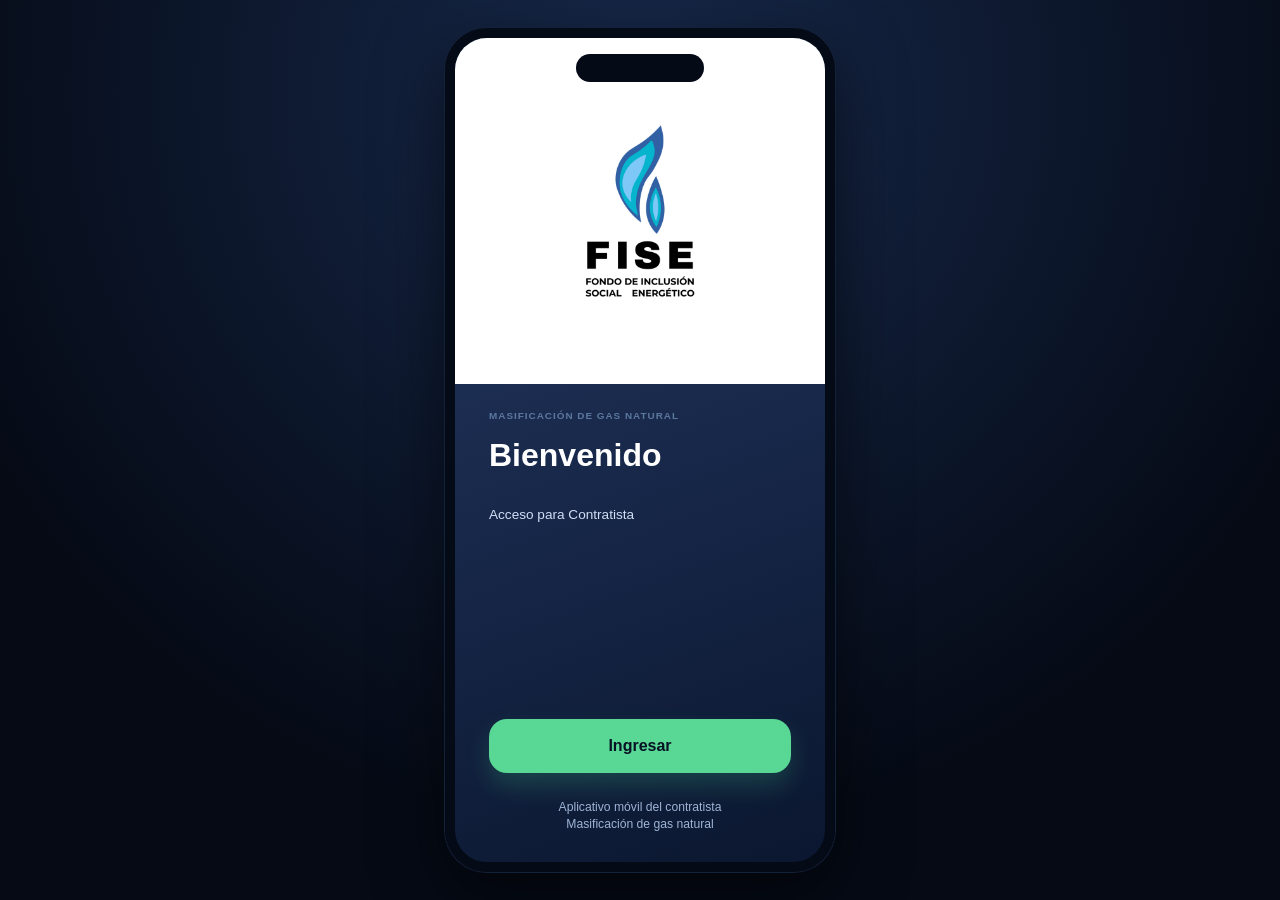
<file: appmovil/index.html>
<!doctype html>
<html lang="es">
<head>
  <meta charset="utf-8">
  <meta name="viewport" content="width=device-width,initial-scale=1">
  <title>Contratista móvil | FISE</title>
  <link rel="stylesheet" href="estilos.css">
</head>
<body>
  <section class="pantalla-login" id="pantallaLogin" aria-label="Acceso al aplicativo móvil">
    <div class="muesca"></div>
    <div class="marca-login"><img src="../logo_fise.png" alt="FISE"></div>
    <form id="formLogin" class="login-form">
      <p class="eyebrow">MASIFICACIÓN DE GAS NATURAL</p>
      <h1>Bienvenido</h1>
      <p class="acceso-directo">Acceso para Contratista</p>
      <button class="ingresar" type="submit">Ingresar</button>
    </form>
    <p class="pie-login">Aplicativo móvil del contratista<br>Masificación de gas natural</p>
  </section>

  <main class="app contratista-app" id="appContratista" hidden>
    <header class="app-cabecera">
      <img src="../logo_fise.png" alt="FISE">
      <div><p>MASIFICACIÓN</p><h1>Contratista</h1><span>Proyecto Sur Oeste · Tacna</span></div>
      <strong>CT</strong>
    </header>

    <div class="contenido-movil">
      <section class="vista activa" id="inicio">
        <p class="eyebrow">JORNADA DE HOY</p>
        <h2>Mi frente de trabajo</h2>
        <article class="tarjeta-movil frente">
          <p>Frente asignado</p><h3>Red de distribución · Sector 03</h3>
          <span>Cusco · Cuadrilla 02</span>
          <div class="progreso"><i style="width:68%"></i></div><b>68% de avance programado</b>
        </article>
        <h2>Resumen del día</h2>
        <div class="resumen-grid">
          <article><span>Avance físico</span><b>68%</b></article>
          <article><span>Personal</span><b>29</b></article>
          <article><span>Equipos</span><b>6</b></article>
        </div>
        <article class="tarjeta-movil aviso"><h3>Próximo registro</h3><p>Registre las actividades, pruebas y evidencias de la jornada.</p><button data-ir="formularios" type="button">Abrir formularios</button></article>
      </section>

      <section class="vista" id="formularios">
        <p class="eyebrow">REGISTRO DE OBRA</p><h2>Formularios</h2>
        <p class="descripcion">Seleccione la infraestructura y el formato que necesita registrar.</p>
        <div class="selector-formularios">
          <label>Infraestructura<select id="infraFormulario"><option value="redes">Redes</option><option value="psr">Plantas PSR-GNL</option><option value="tc">Tuberías de conexión</option></select></label>
          <label>Formulario<select id="tipoFormulario" aria-label="Formulario"></select></label>
        </div>
        <form id="formularioMovil" class="formulario-movil formulario-dinamico-movil">
          <div id="camposFormularioMovil"></div>
          <div class="acciones-form"><button id="guardarFormularioMovil" type="button" class="secundario">Guardar borrador</button><button type="submit">Enviar a revisión</button></div>
        </form>
      </section>

      <section class="vista" id="evidencias">
        <p class="eyebrow">SUSTENTO DE OBRA</p><h2>Evidencias</h2>
        <article class="tarjeta-movil"><h3>Adjunte archivos del frente</h3><p>Registre fotografías, videos, ATS, permisos de trabajo e informes de campo.</p><label class="zona-carga">Seleccionar archivos<input id="cargarEvidencia" type="file" multiple accept="image/*,video/*,.pdf"><small>Formatos permitidos: fotos, videos y PDF.</small></label></article>
        <div id="listaEvidencias" class="lista-archivos"><p class="vacio">Aún no se adjuntaron evidencias en esta sesión.</p></div>
      </section>

      <section class="vista" id="informes">
        <p class="eyebrow">HISTORIAL DE OBRA</p><h2>Mis informes</h2>
        <p class="descripcion">Consulte sus borradores e informes enviados.</p>
        <div id="listaInformes" class="lista-informes"></div>
      </section>

      <section class="vista" id="perfil">
        <p class="eyebrow">CUENTA DE USUARIO</p><h2>Mi perfil</h2>
        <form id="formPerfil" class="formulario-movil">
          <label>Nombres<input value="Andrea"></label><label>Apellidos<input value="Contratista"></label>
          <label>Empresa contratista<input value="NAGASCO S.A.C."></label><label>Correo<input type="email" value="andrea.contratista@ejemplo.pe"></label><label>Teléfono<input value="999 555 111"></label>
          <button type="submit">Guardar cambios</button><button id="cerrarSesion" type="button" class="secundario">Cerrar sesión</button>
        </form>
      </section>
    </div>

    <nav class="navegacion" aria-label="Navegación principal">
      <button class="activo" type="button" data-ir="inicio"><svg viewBox="0 0 24 24"><path d="m3 10 9-7 9 7v10a1 1 0 0 1-1 1h-5v-6H9v6H4a1 1 0 0 1-1-1z"/></svg><span>Inicio</span></button>
      <button type="button" data-ir="formularios"><svg viewBox="0 0 24 24"><path d="M6 3h9l4 4v14H6zM15 3v5h5M9 12h6M9 16h6"/></svg><span>Formularios</span></button>
      <button type="button" data-ir="evidencias"><svg viewBox="0 0 24 24"><rect x="3" y="5" width="18" height="14" rx="2"/><circle cx="8" cy="10" r="1.5"/><path d="m5 17 5-5 3 3 2-2 4 4"/></svg><span>Evidencias</span></button>
      <button type="button" data-ir="informes"><svg viewBox="0 0 24 24"><path d="M5 3h11l3 3v15H5zM16 3v4h4M8 12h8M8 16h8"/></svg><span>Mis informes</span></button>
      <button type="button" data-ir="perfil"><svg viewBox="0 0 24 24"><circle cx="12" cy="8" r="4"/><path d="M4 21c.7-4 3.3-6 8-6s7.3 2 8 6"/></svg><span>Perfil</span></button>
    </nav>
  </main>
  <div id="toast" class="toast" role="status"></div>
  <style>
    .pantalla-login[hidden],.app[hidden]{display:none!important}.contratista-app{display:flex;flex-direction:column;overflow:hidden!important;padding:0!important;background:#f7fafc}.app-cabecera{display:flex;align-items:center;gap:12px;padding:22px 20px;color:#fff;background:linear-gradient(120deg,#365888,#63b4d1)}.app-cabecera img{width:52px;height:52px;object-fit:contain;border-radius:12px;background:#fff}.app-cabecera p{margin:0;font-size:.63rem;font-weight:800;letter-spacing:.08em}.app-cabecera h1{margin:2px 0;color:#fff;font-size:1.45rem}.app-cabecera span{font-size:.76rem}.app-cabecera strong{display:grid;place-items:center;width:42px;height:42px;margin-left:auto;border-radius:13px;background:#ffffff2a;font-size:1rem}.contenido-movil{flex:1;overflow-y:auto;padding:20px 18px 88px}.eyebrow{margin:0;color:#5c779e;font-size:.62rem;font-weight:900;letter-spacing:.1em}.vista h2{margin:6px 0 15px;color:#204a80;font-size:1.35rem}.tarjeta-movil{margin:0 0 17px;padding:15px;border:1px solid #d7e4ee;border-radius:16px;background:#fff}.tarjeta-movil h3{margin:4px 0;color:#1b3d69;font-size:.88rem}.tarjeta-movil p,.tarjeta-movil span,.descripcion{color:#667c99;font-size:.72rem;line-height:1.45}.frente p{margin:0}.frente span{display:block}.progreso{height:8px;margin:14px 0 7px;overflow:hidden;border-radius:12px;background:#e4edf2}.progreso i{display:block;height:100%;border-radius:inherit;background:linear-gradient(90deg,#5ccf94,#54afd1)}.frente b{color:#3174a1;font-size:.67rem}.resumen-grid{display:grid;grid-template-columns:repeat(3,1fr);gap:8px}.resumen-grid article{padding:13px 10px;border:1px solid #dce7ef;border-radius:13px;background:#fff}.resumen-grid span{display:block;color:#73869f;font-size:.61rem}.resumen-grid b{display:block;margin-top:7px;color:#225d95;font-size:1.22rem}.aviso button,.formulario-movil>button{margin-top:6px;padding:10px 13px;color:#fff;border:0;border-radius:10px;background:#3986b5;font:inherit;font-size:.7rem;font-weight:800}.selector-tipo{display:grid;grid-template-columns:1fr 1fr;gap:8px}.selector-tipo button{padding:11px;color:#56718f;border:1px solid #cfdde9;border-radius:10px;background:#fff;font:inherit;font-size:.72rem;font-weight:800}.selector-tipo .seleccionado{color:#fff;border-color:#3382b3;background:#3382b3}.formulario-movil{display:grid;gap:12px;margin:0}.formulario-movil label{font-size:.68rem}.formulario-movil textarea{min-height:82px}.dos-columnas{display:grid;grid-template-columns:1fr 1fr;gap:10px}.carga{padding:13px;border:1px dashed #9cbad1;border-radius:12px;background:#f4f9fc}.carga span{color:#7089a2;font-size:.62rem;font-weight:500}.acciones-form{display:grid;grid-template-columns:1fr 1.3fr;gap:9px}.acciones-form button{padding:12px;color:#fff;border:0;border-radius:10px;background:#3582b1;font:inherit;font-size:.7rem;font-weight:800}.acciones-form .secundario,.formulario-movil .secundario{color:#3e6689;border:1px solid #c8dbe9;background:#fff}.zona-carga{display:grid;gap:8px;padding:18px;color:#347aaa;border:1px dashed #98b8d0;border-radius:12px;background:#f4f9fc;text-align:center;font-size:.74rem}.zona-carga input{font-size:.64rem}.zona-carga small{color:#7189a2;font-size:.6rem}.lista-archivos,.lista-informes{display:grid;gap:9px}.lista-archivos article{display:grid;gap:3px;padding:12px;border:1px solid #dbe7ef;border-radius:12px;background:#fff}.lista-archivos span,.lista-archivos small{color:#69819c;font-size:.61rem}.lista-archivos b{color:#234b78;font-size:.72rem}.informe-item{display:flex;justify-content:space-between;gap:8px;padding:13px;border:1px solid #dce7ef;border-radius:13px;background:#fff}.informe-item h3{margin:6px 0 2px;color:#214d7c;font-size:.76rem}.informe-item p,.informe-item small{margin:0;color:#6d8199;font-size:.63rem}.estado{display:inline-block;padding:4px 7px;color:#267459;border-radius:9px;background:#e5f6ed;font-size:.56rem;font-weight:900}.estado.borrador{color:#966b09;background:#fff4d6}.informe-item button{align-self:center;padding:8px;color:#3374a7;border:1px solid #bcd3e5;border-radius:8px;background:#fff;font:inherit;font-size:.62rem;font-weight:800}.navegacion button{min-width:0;flex:1;color:#5d7596;font-size:.55rem}.navegacion button svg{width:21px;height:21px;fill:none;stroke:currentColor;stroke-width:1.8;stroke-linecap:round;stroke-linejoin:round}.navegacion button span{font-size:inherit}.navegacion .activo{color:#2379ae}.login-form{grid-template-rows:auto auto 1fr}.acceso-directo{margin:0 0 8px;color:#d0def6;font-size:.85rem}.pantalla-login h1{font-size:2rem}.pie-login{font-size:.76rem}.selector-formularios{display:grid;grid-template-columns:1fr 1fr;gap:10px;margin:0 0 14px;padding:13px;border:1px solid #d7e5ef;border-radius:14px;background:#fff}.selector-formularios label{font-size:.61rem}.selector-formularios select{height:42px;font-size:.67rem}.formulario-dinamico-movil{gap:14px}.formulario-dinamico-movil #camposFormularioMovil{display:grid;gap:12px}.formulario-dinamico-movil .grupo-campos{display:grid;gap:10px;padding:14px;border:1px solid #d8e5ef;border-radius:14px;background:#fff}.formulario-dinamico-movil .grupo-campos h3{margin:0 0 2px;color:#285783;font-size:.73rem}.formulario-dinamico-movil .grupo-campos label{font-size:.65rem}.formulario-dinamico-movil .campo-archivo{padding:11px;border:1px dashed #9abbd2;border-radius:10px;background:#f3f9fc}.formulario-dinamico-movil .campo-archivo input{height:auto;padding:5px;font-size:.62rem}.formulario-dinamico-movil .campo-archivo small{color:#7189a2;font-size:.59rem;font-weight:500}.formulario-dinamico-movil .campo-texto textarea{min-height:75px}@media(max-width:520px){.contratista-app .navegacion{position:fixed}.contenido-movil{padding-bottom:91px}.selector-formularios{grid-template-columns:1fr}}
  </style>
  <script src="app.js?v=20260910-formularios-moviles-1"></script>
</body>
</html>
</file>
<file: appmovil/estilos.css>
:root{font-family:Inter,Arial,sans-serif;color:#172a45;background:#07101f}*{box-sizing:border-box}body{display:grid;min-height:100vh;margin:0;padding:28px;place-items:center;background:radial-gradient(circle at 50% 10%,#17294b,#050a15 72%)}.app,.pantalla-login{width:min(100%,390px);height:min(844px,calc(100vh - 56px));min-height:680px;overflow:hidden;border:10px solid #050b16;border-radius:42px;box-shadow:0 0 0 1px #14213a,0 24px 68px rgba(0,0,0,.55)}.pantalla-login{position:relative;display:grid;grid-template-rows:42% 1fr;padding:0;background:linear-gradient(160deg,#253a65,#0b1730);color:#fff}.muesca{position:absolute;z-index:2;top:16px;left:50%;width:128px;height:28px;border-radius:22px;background:#050b16;transform:translateX(-50%)}.marca-login{display:grid;place-items:center;background:#fff}.marca-login img{width:190px;height:190px;object-fit:contain}.pantalla-login form{display:grid;align-content:start;gap:16px;margin:0;padding:26px 34px}.pantalla-login h1{margin:0 0 17px;font-size:1.7rem}.campo-login{position:relative;display:flex;align-items:center;height:62px;padding:0 15px;border:1px solid #52607d;border-radius:19px;background:rgba(255,255,255,.08)}.campo-login>span{color:#9cb7de;font-size:1.2rem}.campo-login input{height:100%;padding:0 12px;color:#fff;border:0;background:transparent;font-size:.9rem;outline:0}.campo-login input::placeholder{color:#a7b5cf;font-weight:700}.campo-login button{color:#9cb7de;border:0;background:transparent;font-size:1rem}.ingresar{height:54px;margin-top:6px;color:#071224;border:0;border-radius:18px;background:#58d894;box-shadow:0 13px 24px rgba(66,210,141,.2);font-size:1rem;font-weight:900}.pie-login{align-self:end;margin:0;padding:0 30px 28px;color:#9eb4d6;font-size:.67rem;line-height:1.45;text-align:center}.app{position:relative;overflow-y:auto;padding:24px 18px 82px;border-color:#07101e;border-radius:42px;background:#f7fafc}.cabecera{display:flex;justify-content:space-between;gap:12px;padding:8px 0 22px}.cabecera small,.titulo p{color:#70819a;font-size:.67rem;font-weight:800;letter-spacing:.08em}.cabecera h1,.titulo h2{margin:5px 0;color:#162b4a}.cabecera h1{font-size:1.38rem}.cabecera p{margin:0;color:#5e718e;font-size:.78rem}.cabecera button{position:relative;width:44px;height:44px;color:#fff;border:0;border-radius:13px;background:#173c69;font-size:1.35rem}.cabecera i{position:absolute;right:-4px;top:-4px;display:grid;place-items:center;min-width:17px;height:17px;color:#fff;border:2px solid #f7fafc;border-radius:50%;background:#df5757;font-size:.55rem;font-style:normal}.vista{display:none}.vista.activa{display:block}.alerta{display:flex;gap:12px;margin-bottom:22px;padding:14px;border-radius:14px;background:#fff3d8}.alerta span{display:grid;place-items:center;width:34px;height:34px;color:#9c6600;border-radius:10px;background:#ffe3a1}.alerta strong{font-size:.78rem}.alerta p{margin:4px 0 0;color:#776033;font-size:.7rem}h2{margin:22px 0 11px;font-size:1rem}.kpis{display:grid;grid-template-columns:repeat(3,1fr);gap:9px}.kpis article,.lista article{padding:13px;border:1px solid #e2e9f0;border-radius:12px;background:#fff}.kpis small{display:block;color:#74849a;font-size:.59rem}.kpis strong{display:block;margin-top:7px;color:#1c5b8f;font-size:1.28rem}.atajos{display:grid;grid-template-columns:repeat(3,1fr);gap:9px}.atajos button{min-height:98px;padding:10px;color:#26466e;border:1px solid #dbe6f0;border-radius:13px;background:#fff;text-align:left}.atajos b{display:grid;place-items:center;width:27px;height:27px;margin-bottom:8px;color:#fff;border-radius:8px;background:#3183b4}.atajos span{display:block;font-size:.68rem;font-weight:700;line-height:1.25}.lista{display:grid;gap:9px}.lista article{display:grid;gap:4px}.lista b{font-size:.75rem}.lista span{font-size:.7rem}.lista small{color:#77889d;font-size:.62rem}.titulo{padding-bottom:5px}.titulo h2{margin-bottom:5px}.titulo p{margin:0;letter-spacing:0}.filtros{display:flex;gap:8px;overflow:auto;margin:17px 0}.filtros button{padding:8px 11px;color:#61738d;border:1px solid #d8e3ed;border-radius:20px;background:#fff;font-size:.67rem;white-space:nowrap}.filtros .activo{color:#fff;border-color:#2675a9;background:#2675a9}.nc-lista button{padding:14px;color:#1e3554;border:1px solid #e1e9f1;border-radius:13px;background:#fff;text-align:left}.nc-lista strong,.nc-lista small,.nc-lista p,.nc-lista em{display:block}.nc-lista strong{font-size:.78rem}.nc-lista small{margin-top:4px;color:#637892;font-size:.64rem}.nc-lista p{margin:9px 0;color:#526780;font-size:.69rem;line-height:1.4}.nc-lista em{width:max-content;padding:5px 7px;color:#90650a;border-radius:8px;background:#fff4d9;font-size:.58rem;font-style:normal;font-weight:800}.nc-lista .vence{color:#b03f3f;background:#ffebeb}.nc-lista .verificacion{color:#277052;background:#e6f7ef}form{display:grid;gap:14px;margin-top:18px}label{display:grid;gap:6px;color:#536982;font-size:.66rem;font-weight:800}input,select,textarea{width:100%;padding:11px;color:#1b304d;border:1px solid #cddbe8;border-radius:10px;background:#fff;font:inherit;font-size:.76rem}textarea{min-height:76px;resize:vertical}.archivo{padding:13px;border:1px dashed #9eb8ce;border-radius:10px;background:#f1f7fb}.archivo small{color:#778ca1;font-weight:500}form footer{display:grid;grid-template-columns:1fr 1.4fr;gap:9px;margin-top:8px}form footer button{height:42px;border:1px solid #c7d7e5;border-radius:10px;background:#fff;font:inherit;font-size:.7rem;font-weight:800}form footer button:last-child{color:#fff;border:0;background:#247baa}.cargar{display:grid;justify-items:center;gap:8px;padding:35px 15px;color:#53708d;border:1px dashed #9db6cd;border-radius:14px;background:#f1f7fb;text-align:center}.cargar input{display:none}.cargar b{display:grid;place-items:center;width:38px;height:38px;color:#fff;border-radius:12px;background:#2c86b7;font-size:1.45rem}.cargar span{font-size:.75rem}.cargar small{font-size:.61rem;font-weight:500}.vacio{padding:18px;color:#7b8ea1;border-radius:10px;background:#fff;text-align:center;font-size:.7rem}.navegacion{position:absolute;right:0;bottom:0;left:0;display:flex;justify-content:center;gap:3px;padding:8px 8px 12px;border-top:1px solid #dce6ee;background:rgba(255,255,255,.97)}.navegacion button{display:grid;place-items:center;gap:3px;min-width:62px;padding:5px;color:#62758f;border:0;background:transparent;font-size:.58rem}.navegacion span{font-size:1.05rem}.navegacion .activo{color:#176fa2}.navegacion .central span{display:grid;place-items:center;width:34px;height:34px;color:#fff;border-radius:12px;background:#237eae}.toast{position:fixed;z-index:3;bottom:25px;left:50%;width:min(330px,calc(100vw - 48px));padding:12px;color:#fff;border-radius:10px;background:#19385f;font-size:.72rem;opacity:0;transform:translate(-50%,12px);transition:.2s;pointer-events:none}.toast.visible{opacity:1;transform:translate(-50%,0)}@media(max-width:520px){body{display:block;padding:0;background:#f7fafc}.app,.pantalla-login{width:100%;height:100dvh;min-height:0;border:0;border-radius:0;box-shadow:none}.pantalla-login{border-radius:0}.app{border-radius:0}.navegacion{position:fixed}.toast{bottom:76px}}
</file>
